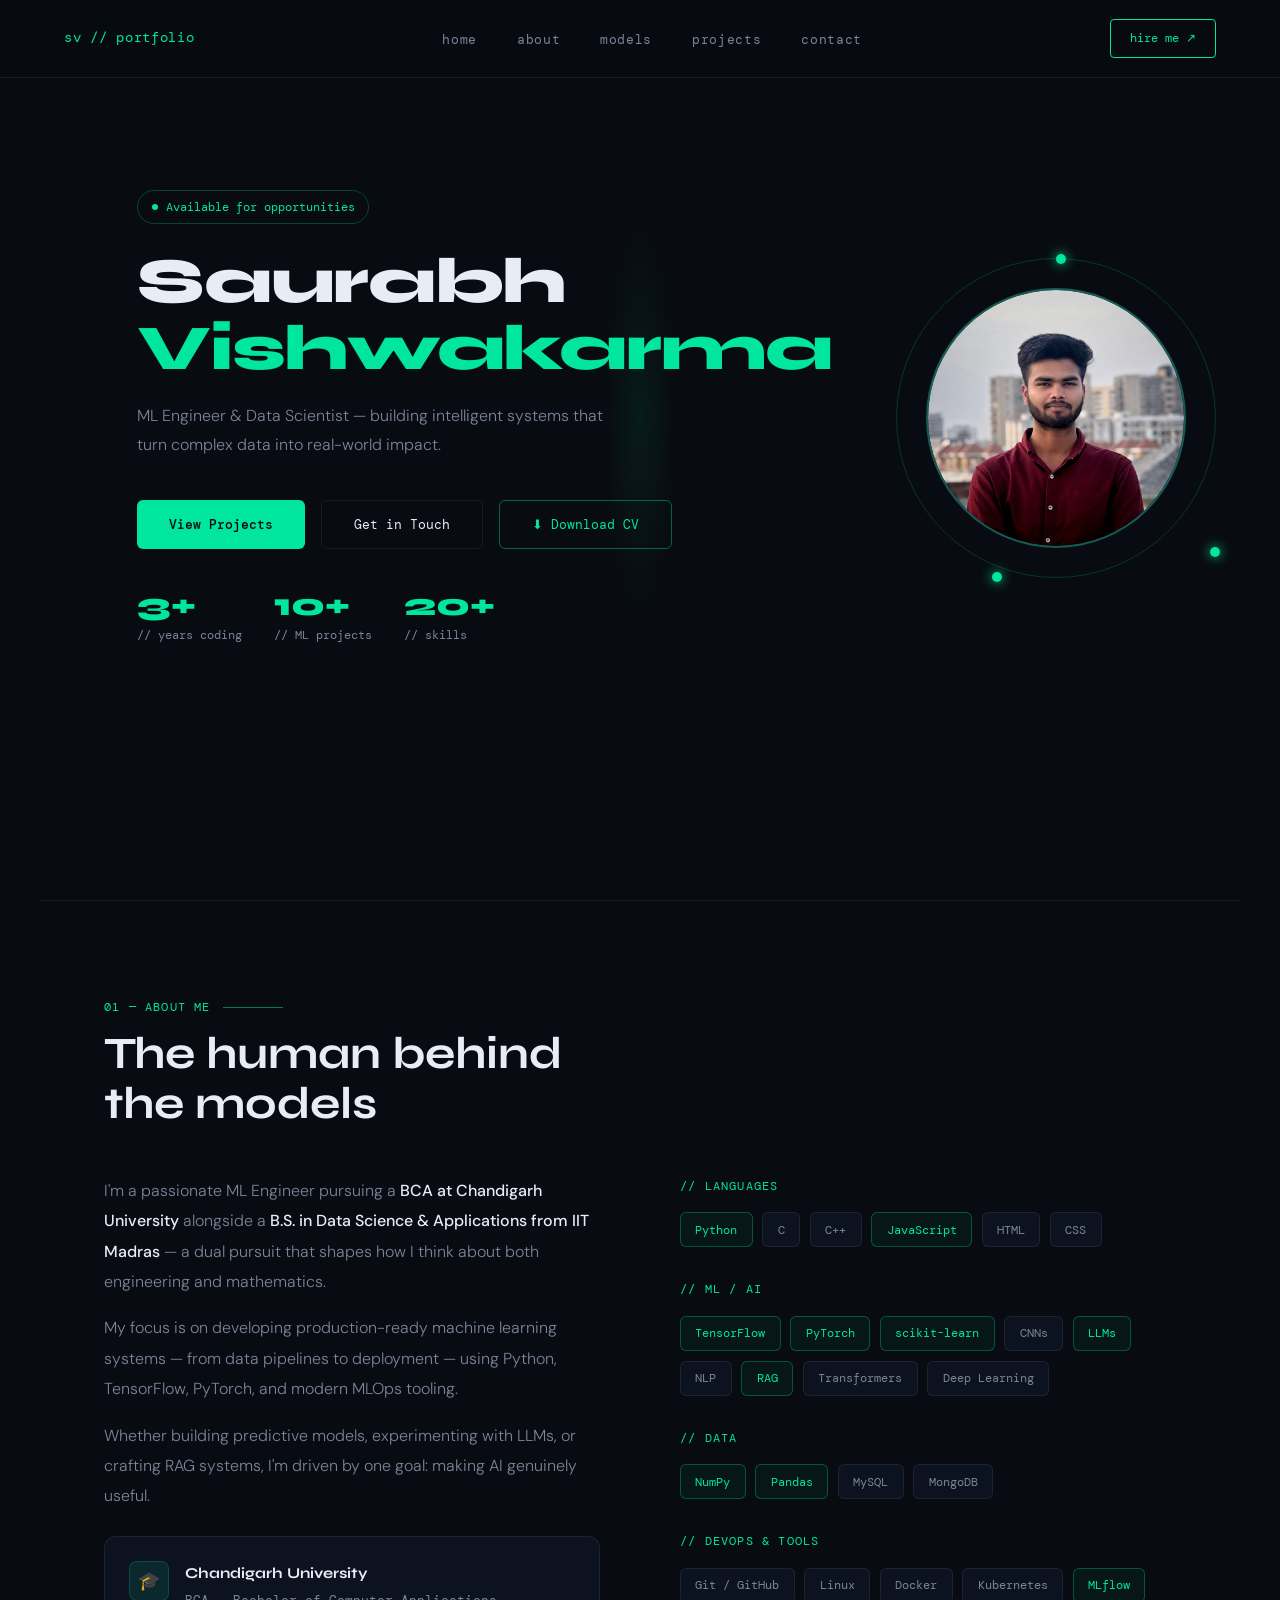
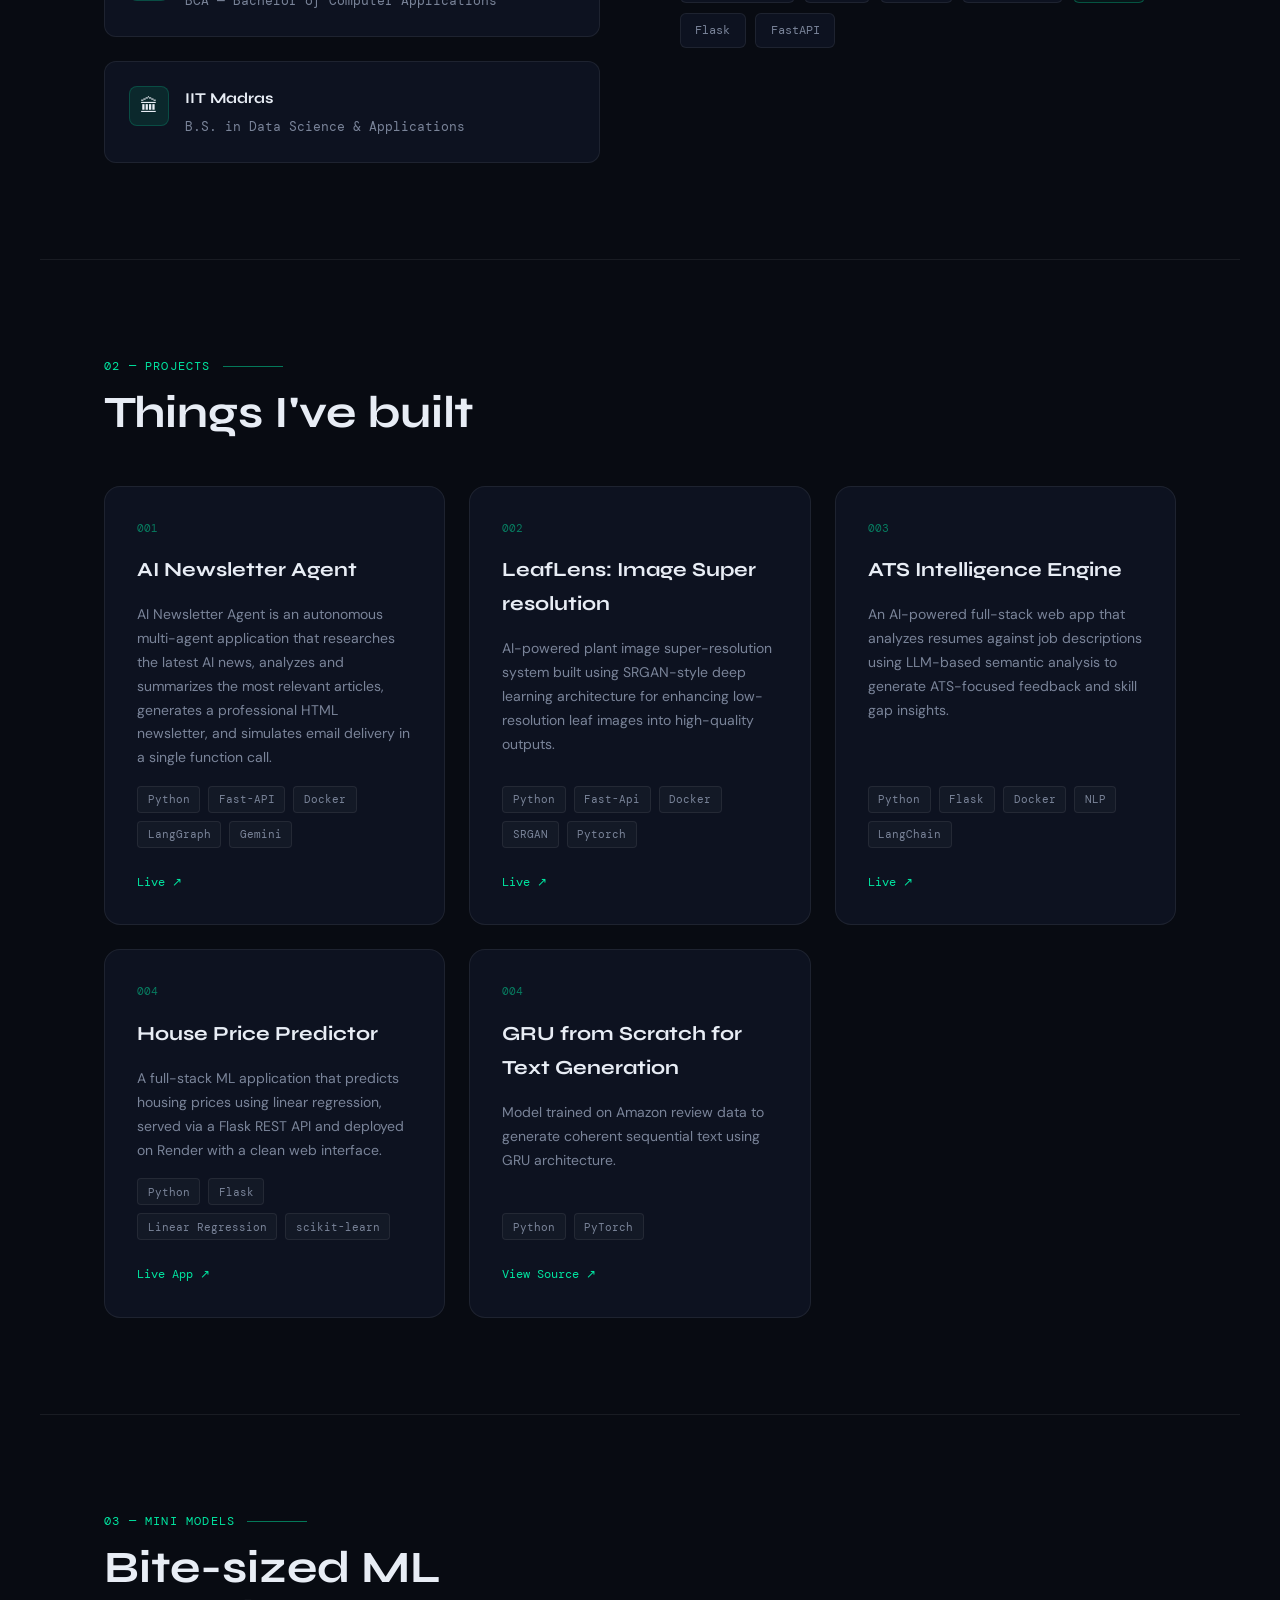
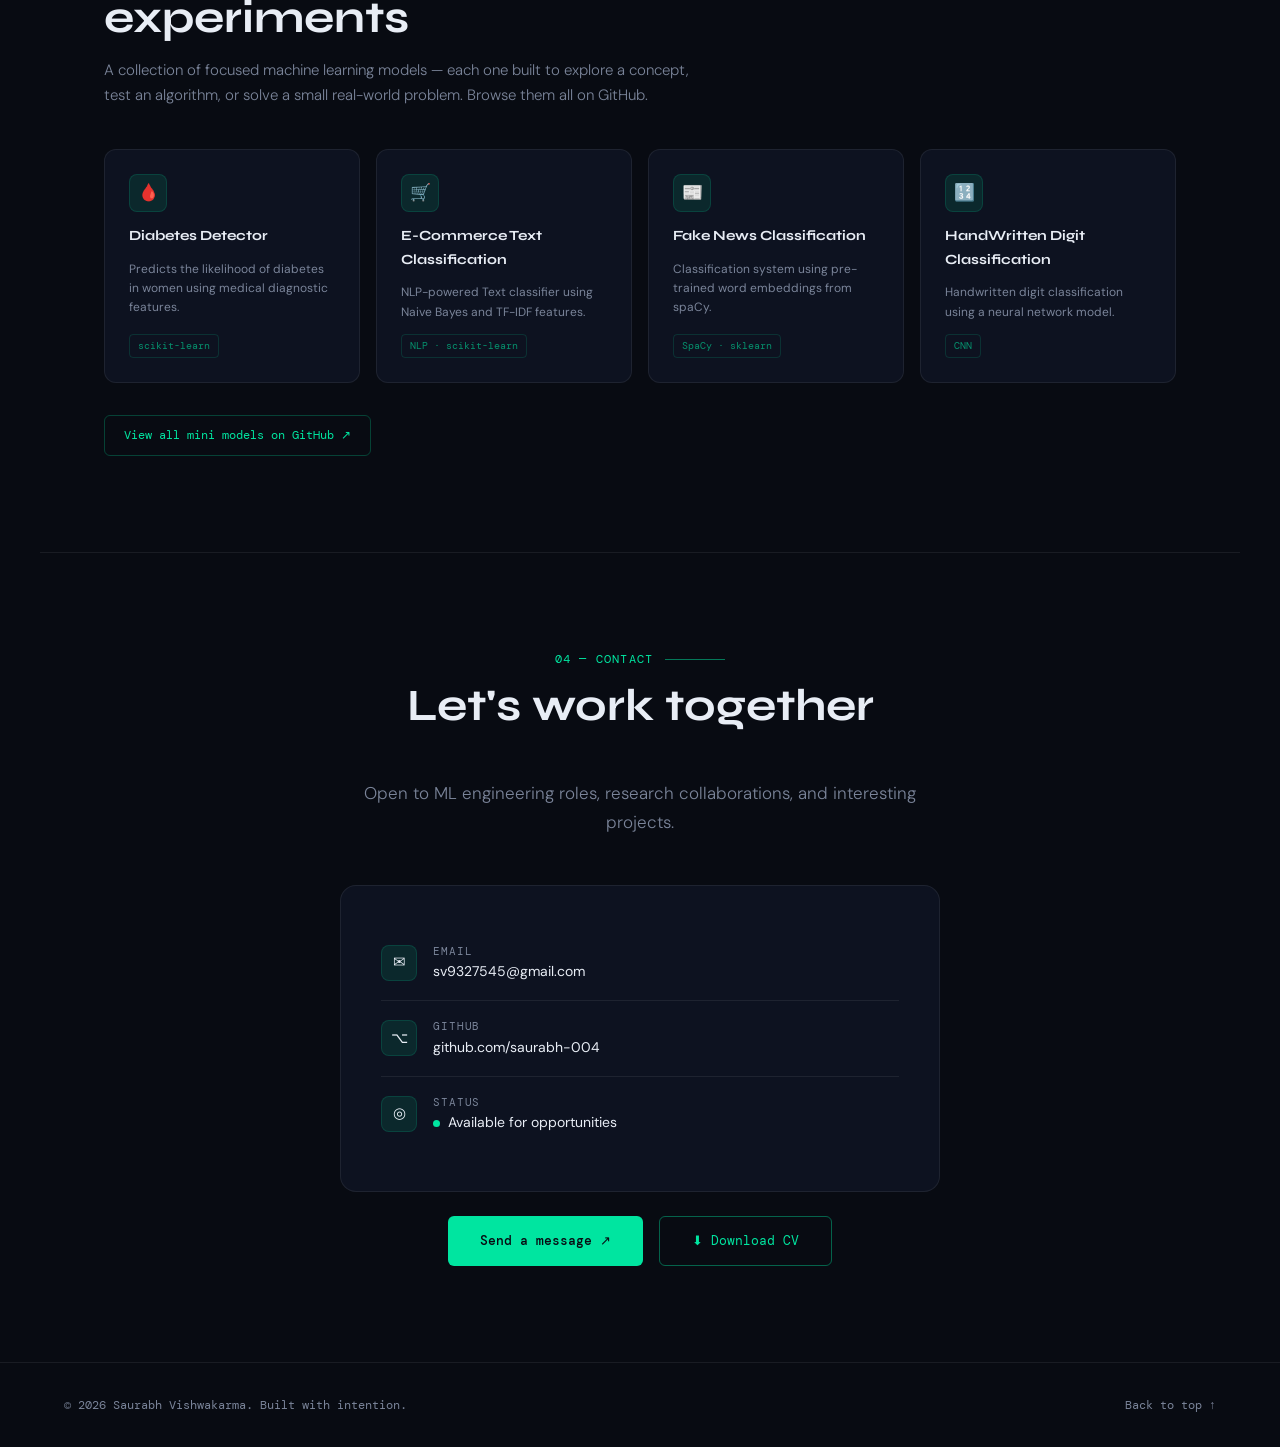
<file: index.html>
<!DOCTYPE html>
<html lang="en">
<head>
 <link rel="canonical" href="https://saurabh-004.github.io/Portfolio/" />
<meta name="google-site-verification" content="yUbpZHbmdHqUfb3VdxwsMInufsc6XruGWGGBs_n51to" />
<meta charset="UTF-8">
<meta name="viewport" content="width=device-width, initial-scale=1.0">
<meta name="description" content="Saurabh Vishwakarma — ML Engineer and Python Developer. Projects in SRGAN, ATS Engine, GRU, NLP. BCA at Chandigarh University + IIT Madras Data Science.">
 <meta name="keywords" content="Saurabh Vishwakarma, Python, ML Engineer, Machine Learning, IIT Madras, Chandigarh University, Deep Learning, FastAPI, PyTorch">
<title>Saurabh Vishwakarma | AI/ML Engineer & Python Developer</title>
<link href="https://fonts.googleapis.com/css2?family=Syne:wght@400;700;800&family=DM+Mono:wght@400;500&family=DM+Sans:wght@300;400;500&display=swap" rel="stylesheet">
 <meta property="og:title" content="Saurabh Vishwakarma | ML Engineer & Python Developer" />
<meta property="og:description" content="ML Engineer building production-ready AI systems. SRGAN, ATS Engine, GRU, NLP." />
<meta property="og:url" content="https://saurabh-004.github.io/Portfolio/" />
<meta property="og:type" content="website" />
 <script type="application/ld+json">
{
  "@context": "https://schema.org",
  "@type": "Person",
  "name": "Saurabh Vishwakarma",
  "jobTitle": "ML Engineer",
  "url": "https://saurabh-004.github.io/Portfolio/",
  "knowsAbout": ["Python", "Machine Learning", "Deep Learning", "PyTorch", "FastAPI"]
}
</script>
<style>
  *, *::before, *::after { box-sizing: border-box; margin: 0; padding: 0; }
  :root {
    --bg: #080b12; --bg2: #0d1220; --bg3: #131926; --surface: #1a2233;
    --border: rgba(255,255,255,0.07); --accent: #00e5a0; --accent2: #3b82f6;
    --text: #e8edf5; --muted: #7a8499;
    --syne: 'Syne', sans-serif; --mono: 'DM Mono', monospace; --sans: 'DM Sans', sans-serif;
  }
  html { scroll-behavior: smooth; }
  body { background: var(--bg); color: var(--text); font-family: var(--sans); font-size: 16px; line-height: 1.7; overflow-x: hidden; }
  ::-webkit-scrollbar { width: 4px; }
  ::-webkit-scrollbar-track { background: var(--bg); }
  ::-webkit-scrollbar-thumb { background: var(--accent); border-radius: 2px; }

  /* ── NAV ── */
  nav {
    position: fixed; top: 0; left: 0; right: 0; z-index: 100;
    display: flex; align-items: center; justify-content: space-between;
    padding: 1.2rem 4rem;
    background: rgba(8,11,18,0.85); backdrop-filter: blur(16px);
    border-bottom: 1px solid var(--border);
  }
  .nav-logo { font-family: var(--mono); font-size: 14px; color: var(--accent); letter-spacing: 0.05em; }
  .nav-links { display: flex; gap: 2.5rem; list-style: none; }
  .nav-links a { font-size: 13px; color: var(--muted); text-decoration: none; font-family: var(--mono); letter-spacing: 0.05em; transition: color 0.2s; }
  .nav-links a:hover { color: var(--accent); }
  .nav-cta { font-family: var(--mono); font-size: 12px; padding: 0.5rem 1.2rem; border: 1px solid var(--accent); color: var(--accent); text-decoration: none; border-radius: 4px; transition: all 0.2s; white-space: nowrap; }
  .nav-cta:hover { background: var(--accent); color: var(--bg); }

  /* ── HERO ── */
  #home {
    min-height: 100vh; display: flex; align-items: center;
    padding: 6rem 4rem 4rem; position: relative; overflow: hidden;
  }
  .hero-grid {
    display: grid; grid-template-columns: 1fr 1fr;
    gap: 4rem; align-items: center;
    max-width: 1200px; width: 100%; margin: 0 auto;
  }
  .hero-badge {
    display: inline-flex; align-items: center; gap: 0.5rem;
    font-family: var(--mono); font-size: 12px; color: var(--accent);
    border: 1px solid rgba(0,229,160,0.25); padding: 0.35rem 0.85rem;
    border-radius: 100px; margin-bottom: 1.5rem;
  }
  .hero-badge::before { content: ''; width: 6px; height: 6px; border-radius: 50%; background: var(--accent); animation: pulse 2s infinite; }
  @keyframes pulse { 0%,100% { opacity: 1; } 50% { opacity: 0.3; } }
  h1 { font-family: var(--syne); font-size: clamp(2.5rem, 5vw, 4rem); font-weight: 800; line-height: 1.05; letter-spacing: -0.02em; margin-bottom: 1.25rem; }
  h1 span { color: var(--accent); }
  .hero-sub { font-size: 16px; color: var(--muted); max-width: 480px; margin-bottom: 2.5rem; line-height: 1.8; font-weight: 300; }
  .hero-btns { display: flex; gap: 1rem; flex-wrap: wrap; }
  .btn-primary { padding: 0.8rem 2rem; background: var(--accent); color: var(--bg); font-family: var(--mono); font-size: 13px; font-weight: 500; border: none; border-radius: 6px; cursor: pointer; text-decoration: none; transition: all 0.25s; display: inline-flex; align-items: center; gap: 0.5rem; }
  .btn-primary:hover { background: #00c48a; transform: translateY(-2px); }
  .btn-outline { padding: 0.8rem 2rem; background: transparent; color: var(--text); font-family: var(--mono); font-size: 13px; border: 1px solid var(--border); border-radius: 6px; cursor: pointer; text-decoration: none; transition: all 0.25s; display: inline-flex; align-items: center; gap: 0.5rem; }
  .btn-outline:hover { border-color: var(--accent); color: var(--accent); }
  .btn-cv { padding: 0.8rem 2rem; background: transparent; color: var(--accent); font-family: var(--mono); font-size: 13px; border: 1px solid rgba(0,229,160,0.4); border-radius: 6px; cursor: pointer; text-decoration: none; transition: all 0.25s; display: inline-flex; align-items: center; gap: 0.5rem; }
  .btn-cv:hover { background: rgba(0,229,160,0.08); transform: translateY(-2px); }

  .hero-visual { display: flex; justify-content: center; align-items: center; }
  .avatar-ring { width: 320px; height: 320px; border-radius: 50%; border: 1px solid rgba(0,229,160,0.2); display: flex; align-items: center; justify-content: center; position: relative; animation: spin-slow 20s linear infinite; }
  @keyframes spin-slow { to { transform: rotate(360deg); } }
  .avatar-inner { width: 260px; height: 260px; border-radius: 50%; background: var(--surface); border: 2px solid rgba(0,229,160,0.3); display: flex; align-items: center; justify-content: center; overflow: hidden; animation: spin-slow 20s linear infinite reverse; }
  .avatar-inner img { width: 100%; height: 100%; object-fit: cover; border-radius: 50%; }
  .orbit-dot { position: absolute; width: 10px; height: 10px; border-radius: 50%; background: var(--accent); box-shadow: 0 0 12px var(--accent); }
  .orbit-dot:nth-child(1) { top: -5px; left: 50%; }
  .orbit-dot:nth-child(2) { bottom: 20px; right: -5px; }
  .orbit-dot:nth-child(3) { bottom: -5px; left: 30%; }
  .stats-row { display: flex; gap: 2rem; margin-top: 2.5rem; flex-wrap: wrap; }
  .stat { display: flex; flex-direction: column; }
  .stat-num { font-family: var(--syne); font-size: 2rem; font-weight: 800; color: var(--accent); line-height: 1; }
  .stat-label { font-size: 12px; color: var(--muted); font-family: var(--mono); margin-top: 0.25rem; }
  .bg-grid { position: absolute; inset: 0; z-index: 0; background-image: linear-gradient(rgba(0,229,160,0.03) 1px, transparent 1px), linear-gradient(90deg, rgba(0,229,160,0.03) 1px, transparent 1px); background-size: 60px 60px; }
  .hero-glow { position: absolute; top: 20%; left: 50%; transform: translateX(-50%); width: 800px; height: 400px; background: radial-gradient(ellipse, rgba(0,229,160,0.07) 0%, transparent 70%); pointer-events: none; z-index: 0; }
  #home > * { position: relative; z-index: 1; }

  /* ── SECTIONS ── */
  section { padding: 6rem 4rem; max-width: 1200px; margin: 0 auto; }
  .section-label { font-family: var(--mono); font-size: 12px; color: var(--accent); letter-spacing: 0.1em; text-transform: uppercase; margin-bottom: 0.75rem; display: flex; align-items: center; gap: 0.75rem; }
  .section-label::after { content: ''; flex: 1; max-width: 60px; height: 1px; background: var(--accent); opacity: 0.5; }
  h2 { font-family: var(--syne); font-size: clamp(1.8rem, 3.5vw, 2.8rem); font-weight: 700; line-height: 1.1; margin-bottom: 1rem; }

  /* ── ABOUT ── */
  #about .about-grid { display: grid; grid-template-columns: 1fr 1fr; gap: 5rem; align-items: start; margin-top: 3rem; }
  .about-text p { color: var(--muted); line-height: 1.9; font-weight: 300; margin-bottom: 1rem; }
  .edu-card { background: var(--bg2); border: 1px solid var(--border); border-radius: 12px; padding: 1.5rem; margin-top: 1.5rem; display: flex; gap: 1rem; align-items: flex-start; }
  .edu-icon { width: 40px; height: 40px; border-radius: 8px; background: rgba(0,229,160,0.1); border: 1px solid rgba(0,229,160,0.2); display: flex; align-items: center; justify-content: center; font-size: 18px; flex-shrink: 0; }
  .edu-title { font-family: var(--syne); font-weight: 700; font-size: 15px; margin-bottom: 0.25rem; }
  .edu-sub { font-size: 13px; color: var(--muted); font-family: var(--mono); }
  .skills-wrapper { margin-top: 0; }
  .skill-category { margin-bottom: 2rem; }
  .skill-cat-title { font-family: var(--mono); font-size: 12px; color: var(--accent); letter-spacing: 0.1em; text-transform: uppercase; margin-bottom: 1rem; }
  .skill-tags { display: flex; flex-wrap: wrap; gap: 0.6rem; }
  .skill-tag { font-family: var(--mono); font-size: 12px; padding: 0.4rem 0.9rem; border-radius: 6px; border: 1px solid var(--border); color: var(--muted); background: var(--bg2); transition: all 0.2s; cursor: default; }
  .skill-tag:hover { border-color: var(--accent); color: var(--accent); background: rgba(0,229,160,0.05); }
  .skill-tag.hot { border-color: rgba(0,229,160,0.3); color: var(--accent); background: rgba(0,229,160,0.05); }

  /* ── MINI MODELS ── */
  #mini-models { border-top: 1px solid var(--border); }
  .mini-models-intro { color: var(--muted); font-size: 15px; font-weight: 300; max-width: 600px; margin-bottom: 2.5rem; }
  .mini-grid { display: grid; grid-template-columns: repeat(auto-fill, minmax(220px, 1fr)); gap: 1rem; }
  .mini-card { background: var(--bg2); border: 1px solid var(--border); border-radius: 12px; padding: 1.5rem; display: flex; flex-direction: column; gap: 0.75rem; transition: all 0.25s; position: relative; overflow: hidden; cursor: pointer; text-decoration: none; }
  .mini-card::after { content: ''; position: absolute; inset: 0; background: radial-gradient(circle at top left, rgba(0,229,160,0.05), transparent 70%); opacity: 0; transition: opacity 0.3s; }
  .mini-card:hover { border-color: rgba(0,229,160,0.25); transform: translateY(-3px); }
  .mini-card:hover::after { opacity: 1; }
  .mini-icon { width: 38px; height: 38px; border-radius: 8px; background: rgba(0,229,160,0.1); border: 1px solid rgba(0,229,160,0.15); display: flex; align-items: center; justify-content: center; font-size: 17px; }
  .mini-name { font-family: var(--syne); font-size: 14px; font-weight: 700; color: var(--text); }
  .mini-desc { font-size: 12px; color: var(--muted); line-height: 1.6; flex: 1; }
  .mini-tag { font-family: var(--mono); font-size: 10px; color: rgba(0,229,160,0.6); border: 1px solid rgba(0,229,160,0.15); padding: 0.15rem 0.5rem; border-radius: 4px; width: fit-content; }
  .view-all-link { display: inline-flex; align-items: center; gap: 0.5rem; font-family: var(--mono); font-size: 12px; color: var(--accent); text-decoration: none; margin-top: 2rem; border: 1px solid rgba(0,229,160,0.25); padding: 0.6rem 1.2rem; border-radius: 6px; transition: all 0.2s; }
  .view-all-link:hover { background: rgba(0,229,160,0.08); }

  /* ── PROJECTS ── */
  .projects-grid { display: grid; grid-template-columns: repeat(auto-fit, minmax(320px, 1fr)); gap: 1.5rem; margin-top: 3rem; }
  .project-card { background: var(--bg2); border: 1px solid var(--border); border-radius: 16px; padding: 2rem; display: flex; flex-direction: column; gap: 1rem; transition: all 0.3s; position: relative; overflow: hidden; }
  .project-card::before { content: ''; position: absolute; top: 0; left: 0; right: 0; height: 2px; background: linear-gradient(90deg, var(--accent), var(--accent2)); opacity: 0; transition: opacity 0.3s; }
  .project-card:hover { border-color: rgba(0,229,160,0.2); transform: translateY(-4px); }
  .project-card:hover::before { opacity: 1; }
  .project-num { font-family: var(--mono); font-size: 11px; color: rgba(0,229,160,0.5); }
  .project-title { font-family: var(--syne); font-size: 20px; font-weight: 700; }
  .project-desc { font-size: 14px; color: var(--muted); line-height: 1.7; flex: 1; }
  .project-stack { display: flex; flex-wrap: wrap; gap: 0.5rem; }
  .stack-pill { font-family: var(--mono); font-size: 11px; padding: 0.2rem 0.6rem; border-radius: 4px; background: var(--bg3); color: var(--muted); border: 1px solid var(--border); }
  .project-link { display: inline-flex; align-items: center; gap: 0.5rem; font-family: var(--mono); font-size: 12px; color: var(--accent); text-decoration: none; margin-top: 0.5rem; transition: gap 0.2s; }
  .project-link:hover { gap: 0.8rem; }

  /* ── CONTACT ── */
  #contact { text-align: center; }
  .contact-wrapper { max-width: 600px; margin: 3rem auto 0; }
  .contact-sub { color: var(--muted); font-size: 17px; font-weight: 300; margin-bottom: 3rem; }
  .contact-card { background: var(--bg2); border: 1px solid var(--border); border-radius: 16px; padding: 2.5rem; text-align: left; }
  .contact-row { display: flex; align-items: center; gap: 1rem; padding: 1rem 0; border-bottom: 1px solid var(--border); }
  .contact-row:last-child { border-bottom: none; }
  .contact-icon { width: 36px; height: 36px; border-radius: 8px; background: rgba(0,229,160,0.1); border: 1px solid rgba(0,229,160,0.15); display: flex; align-items: center; justify-content: center; font-size: 15px; flex-shrink: 0; }
  .contact-info { flex: 1; min-width: 0; }
  .contact-label { font-family: var(--mono); font-size: 11px; color: var(--muted); text-transform: uppercase; letter-spacing: 0.08em; }
  .contact-val { font-size: 14px; color: var(--text); }
  .contact-val a { color: var(--text); text-decoration: none; transition: color 0.2s; word-break: break-all; }
  .contact-val a:hover { color: var(--accent); }
  .contact-btns { display: flex; gap: 1rem; justify-content: center; margin-top: 1.5rem; flex-wrap: wrap; }

  /* ── FOOTER ── */
  footer { border-top: 1px solid var(--border); padding: 2rem 4rem; display: flex; justify-content: space-between; align-items: center; }
  .footer-copy { font-family: var(--mono); font-size: 12px; color: var(--muted); }
  .footer-back { font-family: var(--mono); font-size: 12px; color: var(--muted); text-decoration: none; transition: color 0.2s; }
  .footer-back:hover { color: var(--accent); }

  /* ── ANIMATIONS ── */
  @keyframes fadeUp { from { opacity: 0; transform: translateY(30px); } to { opacity: 1; transform: translateY(0); } }
  .fade-up { animation: fadeUp 0.7s ease forwards; }
  .delay-1 { animation-delay: 0.15s; opacity: 0; }
  .delay-2 { animation-delay: 0.3s; opacity: 0; }
  .delay-3 { animation-delay: 0.45s; opacity: 0; }
  .delay-4 { animation-delay: 0.6s; opacity: 0; }

  /* ════════════════════════════════════════
     MOBILE FIXES — max-width: 768px
  ════════════════════════════════════════ */
  @media (max-width: 768px) {

    /* Nav */
    nav {
      padding: 1rem 1.25rem;
      gap: 0.75rem;
    }
    .nav-links { display: none; }
    .nav-logo { font-size: 12px; }
    .nav-cta { font-size: 11px; padding: 0.4rem 0.9rem; }

    /* Hero */
    #home {
      padding: 0 1.25rem 3rem;
      min-height: auto;
    }
    .hero-grid {
      padding-top: 5rem;
    }
    .hero-visual {
      padding-top: 2rem;
      margin-top: 1rem;
    }
    .hero-grid {
      grid-template-columns: 1fr;
      gap: 2rem;
      text-align: center;
    }
    .hero-visual { order: -1; }
    .avatar-ring { width: 160px; height: 160px; margin-top: 0.5rem; }
    .avatar-inner { width: 128px; height: 128px; }

    h1 { font-size: clamp(2rem, 10vw, 2.8rem); }
    .hero-sub {
      font-size: 14px;
      margin-bottom: 1.75rem;
      max-width: 100%;
    }
    .hero-btns {
      flex-direction: column;
      align-items: center;
      gap: 0.75rem;
    }
    .btn-primary, .btn-outline, .btn-cv {
      width: 100%;
      max-width: 280px;
      justify-content: center;
      font-size: 13px;
      padding: 0.75rem 1.5rem;
    }
    .stats-row {
      justify-content: center;
      gap: 1.5rem;
      margin-top: 2rem;
    }
    .stat { align-items: center; }
    .stat-num { font-size: 1.6rem; }

    /* Sections general */
    section {
      padding: 3.5rem 1.25rem;
    }
    h2 { font-size: clamp(1.5rem, 7vw, 2rem); }

    /* About */
    #about .about-grid {
      grid-template-columns: 1fr;
      gap: 2.5rem;
    }
    .about-text p { font-size: 14px; }
    .edu-card { padding: 1.1rem; }
    .edu-title { font-size: 14px; }
    .edu-sub { font-size: 12px; }

    /* Mini models */
    .mini-grid {
      grid-template-columns: 1fr 1fr;
      gap: 0.75rem;
    }
    .mini-card { padding: 1.1rem; }
    .mini-name { font-size: 13px; }
    .mini-desc { font-size: 11px; }
    .mini-models-intro { font-size: 14px; }

    /* Projects */
    .projects-grid {
      grid-template-columns: 1fr;
      gap: 1rem;
    }
    .project-card { padding: 1.4rem; }
    .project-title { font-size: 17px; }
    .project-desc { font-size: 13px; }

    /* Contact */
    #contact { text-align: left; }
    #contact .section-label { justify-content: flex-start; }
    #contact h2 { text-align: left; }
    .contact-wrapper { margin-top: 2rem; }
    .contact-sub { font-size: 14px; margin-bottom: 1.5rem; text-align: left; }
    .contact-card { padding: 1.25rem; }
    .contact-val { font-size: 13px; }
    .contact-btns {
      flex-direction: column;
      align-items: stretch;
    }
    .contact-btns .btn-primary,
    .contact-btns .btn-cv {
      width: 100%;
      justify-content: center;
    }

    /* Footer */
    footer {
      flex-direction: column;
      gap: 0.6rem;
      text-align: center;
      padding: 1.5rem 1.25rem;
    }
  }

  /* ── Extra small phones ── */
  @media (max-width: 400px) {
    .mini-grid { grid-template-columns: 1fr; }
    .avatar-ring { width: 150px; height: 150px; }
    .avatar-inner { width: 120px; height: 120px; }
    h1 { font-size: 1.9rem; }
  }
</style>
</head>
<body>

<nav>
  <span class="nav-logo">sv // portfolio</span>
  <ul class="nav-links">
    <li><a href="#home">home</a></li>
    <li><a href="#about">about</a></li>
    <li><a href="#mini-models">models</a></li>
    <li><a href="#my-works">projects</a></li>
    <li><a href="#contact">contact</a></li>
  </ul>
  <a class="nav-cta" href="mailto:sv9327545@gmail.com">hire me ↗</a>
</nav>

<!-- HERO -->
<section id="home" style="padding-top:0; max-width:100%; margin:0;">
  <div class="bg-grid"></div>
  <div class="hero-glow"></div>
  <div class="hero-grid" style="width:100%; max-width:1200px; margin:0 auto; position:relative; z-index:1;">
    <div>
      <div class="hero-badge fade-up">Available for opportunities</div>
      <h1 class="fade-up delay-1">Saurabh<br><span>Vishwakarma</span></h1>
      <p class="hero-sub fade-up delay-2">ML Engineer & Data Scientist — building intelligent systems that turn complex data into real-world impact.</p>
      <div class="hero-btns fade-up delay-3">
        <a class="btn-primary" href="#my-works">View Projects</a>
        <a class="btn-outline" href="#contact">Get in Touch</a>
        <a class="btn-cv" href="Saurabh_resume.pdf" download>⬇ Download CV</a>
      </div>
      <div class="stats-row fade-up delay-4">
        <div class="stat"><span class="stat-num">3+</span><span class="stat-label">// years coding</span></div>
        <div class="stat"><span class="stat-num">10+</span><span class="stat-label">// ML projects</span></div>
        <div class="stat"><span class="stat-num">20+</span><span class="stat-label">// skills</span></div>
      </div>
    </div>
    <div class="hero-visual fade-up delay-2">
      <div class="avatar-ring">
        <span class="orbit-dot"></span>
        <span class="orbit-dot"></span>
        <span class="orbit-dot"></span>
        <div class="avatar-inner">
          <img src="profile.jpeg" alt="Saurabh Vishwakarma" onerror="this.style.display='none';">
        </div>
      </div>
    </div>
  </div>
</section>

<!-- ABOUT -->
<section id="about" style="max-width:1200px; margin:0 auto; border-top:1px solid var(--border);">
  <div class="section-label">01 — about me</div>
  <h2>The human behind<br>the models</h2>
  <div class="about-grid">
    <div class="about-text">
      <p>I'm a passionate ML Engineer pursuing a <strong style="color:var(--text); font-weight:500;">BCA at Chandigarh University</strong> alongside a <strong style="color:var(--text); font-weight:500;">B.S. in Data Science & Applications from IIT Madras</strong> — a dual pursuit that shapes how I think about both engineering and mathematics.</p>
      <p>My focus is on developing production-ready machine learning systems — from data pipelines to deployment — using Python, TensorFlow, PyTorch, and modern MLOps tooling.</p>
      <p>Whether building predictive models, experimenting with LLMs, or crafting RAG systems, I'm driven by one goal: making AI genuinely useful.</p>
      <div class="edu-card">
        <div class="edu-icon">🎓</div>
        <div><div class="edu-title">Chandigarh University</div><div class="edu-sub">BCA — Bachelor of Computer Applications</div></div>
      </div>
      <div class="edu-card">
        <div class="edu-icon">🏛</div>
        <div><div class="edu-title">IIT Madras</div><div class="edu-sub">B.S. in Data Science & Applications</div></div>
      </div>
    </div>
    <div class="skills-wrapper">
      <div class="skill-category">
        <div class="skill-cat-title">// Languages</div>
        <div class="skill-tags">
          <span class="skill-tag hot">Python</span><span class="skill-tag">C</span><span class="skill-tag">C++</span><span class="skill-tag hot">JavaScript</span><span class="skill-tag">HTML</span><span class="skill-tag">CSS</span>
        </div>
      </div>
      <div class="skill-category">
        <div class="skill-cat-title">// ML / AI</div>
        <div class="skill-tags">
          <span class="skill-tag hot">TensorFlow</span><span class="skill-tag hot">PyTorch</span><span class="skill-tag hot">scikit-learn</span><span class="skill-tag">CNNs</span><span class="skill-tag hot">LLMs</span><span class="skill-tag">NLP</span><span class="skill-tag hot">RAG</span><span class="skill-tag">Transformers</span><span class="skill-tag">Deep Learning</span>
        </div>
      </div>
      <div class="skill-category">
        <div class="skill-cat-title">// Data</div>
        <div class="skill-tags">
          <span class="skill-tag hot">NumPy</span><span class="skill-tag hot">Pandas</span><span class="skill-tag">MySQL</span><span class="skill-tag">MongoDB</span>
        </div>
      </div>
      <div class="skill-category">
        <div class="skill-cat-title">// DevOps & Tools</div>
        <div class="skill-tags">
          <span class="skill-tag">Git / GitHub</span><span class="skill-tag">Linux</span><span class="skill-tag">Docker</span><span class="skill-tag">Kubernetes</span><span class="skill-tag hot">MLflow</span><span class="skill-tag">Flask</span><span class="skill-tag">FastAPI</span>
        </div>
      </div>
    </div>
  </div>
</section>


<!-- PROJECTS -->
<section id="my-works" style="max-width:1200px; margin:0 auto; border-top:1px solid var(--border);">
  <div class="section-label">02 — projects</div>
  <h2>Things I've built</h2>

  <div class="projects-grid">

   <div class="project-card">
      <div class="project-num">001</div>
      <div class="project-title">AI Newsletter Agent</div>

      <p class="project-desc">
AI Newsletter Agent is an autonomous multi-agent application that researches the latest AI news, analyzes and summarizes the most relevant articles, generates a professional HTML newsletter, and simulates email delivery in a single function call.      </p>

      <div class="project-stack">
        <span class="stack-pill">Python</span>
        <span class="stack-pill">Fast-API</span>
        <span class="stack-pill">Docker</span>
        <span class="stack-pill">LangGraph</span>
        <span class="stack-pill">Gemini</span>

      </div>

      <a class="project-link" href="https://huggingface.co/spaces/Siggmoid/NewsLetter" target="_blank">
        Live ↗
      </a>
    </div>
   

    <div class="project-card">
      <div class="project-num">002</div>
      <div class="project-title">LeafLens: Image Super resolution</div>
      <p class="project-desc">
        AI-powered plant image super-resolution system built using SRGAN-style deep learning architecture for enhancing low-resolution leaf images into high-quality outputs.
      </p>

      <div class="project-stack">
        <span class="stack-pill">Python</span>
        <span class="stack-pill">Fast-Api</span>
        <span class="stack-pill">Docker</span>
        <span class="stack-pill">SRGAN</span>
        <span class="stack-pill">Pytorch</span>
      </div>

      <a class="project-link" href="https://plant-super-resolution.onrender.com/" target="_blank">
        Live ↗
      </a>
    </div>

    <div class="project-card">
      <div class="project-num">003</div>
      <div class="project-title">ATS Intelligence Engine</div>

      <p class="project-desc">
        An AI-powered full-stack web app that analyzes resumes against job descriptions using LLM-based semantic analysis to generate ATS-focused feedback and skill gap insights.
      </p>

      <div class="project-stack">
        <span class="stack-pill">Python</span>
        <span class="stack-pill">Flask</span>
        <span class="stack-pill">Docker</span>
        <span class="stack-pill">NLP</span>
        <span class="stack-pill">LangChain</span>

      </div>

      <a class="project-link" href="https://huggingface.co/spaces/Siggmoid/ATS-Intelligence-Engine" target="_blank">
        Live ↗
      </a>
    </div>

    <div class="project-card">
      <div class="project-num">004</div>
      <div class="project-title">House Price Predictor</div>

      <p class="project-desc">
        A full-stack ML application that predicts housing prices using linear regression, served via a Flask REST API and deployed on Render with a clean web interface.
      </p>

      <div class="project-stack">
        <span class="stack-pill">Python</span>
        <span class="stack-pill">Flask</span>
        <span class="stack-pill">Linear Regression</span>
        <span class="stack-pill">scikit-learn</span>
      </div>

      <a class="project-link" href="https://house-price-prediction-2zd1.onrender.com/" target="_blank">
        Live App ↗
      </a>
    </div>

    <div class="project-card">
      <div class="project-num">004</div>
      <div class="project-title">GRU from Scratch for Text Generation</div>

      <p class="project-desc">
        Model trained on Amazon review data to generate coherent sequential text using GRU architecture.
      </p>

      <div class="project-stack">
        <span class="stack-pill">Python</span>
        <span class="stack-pill">PyTorch</span>
      </div>

      <a class="project-link" href="https://github.com/saurabh-004/Gated_recurrent_unit_for_text_generation" target="_blank">
        View Source ↗
      </a>
    </div>

  </div>
</section>

 <!-- MINI MODELS -->
<section id="mini-models" style="max-width:1200px; margin:0 auto;">
  <div class="section-label">03 — mini models</div>
  <h2>Bite-sized ML<br>experiments</h2>
  <p class="mini-models-intro">A collection of focused machine learning models — each one built to explore a concept, test an algorithm, or solve a small real-world problem. Browse them all on GitHub.</p>
  <div class="mini-grid">
    <a class="mini-card" href="https://github.com/saurabh-004/mini_models" target="_blank">
      <div class="mini-icon">🩸</div>
      <div class="mini-name">Diabetes Detector</div>
      <div class="mini-desc">Predicts the likelihood of diabetes in women using medical diagnostic features.</div>
      <div class="mini-tag">scikit-learn</div>
    </a>
    <a class="mini-card" href="https://github.com/saurabh-004/mini_models" target="_blank">
      <div class="mini-icon">🛒</div>
      <div class="mini-name">E-Commerce Text Classification</div>
      <div class="mini-desc">NLP-powered Text classifier using Naive Bayes and TF-IDF features.</div>
      <div class="mini-tag">NLP · scikit-learn</div>
    </a>
    <a class="mini-card" href="https://github.com/saurabh-004/mini_models" target="_blank">
      <div class="mini-icon">📰</div>
      <div class="mini-name">Fake News Classification</div>
      <div class="mini-desc">Classification system using pre-trained word embeddings from spaCy.</div>
      <div class="mini-tag">SpaCy · sklearn</div>
    </a>
    <a class="mini-card" href="https://github.com/saurabh-004/mini_models" target="_blank">
      <div class="mini-icon">🔢</div>
      <div class="mini-name">HandWritten Digit Classification</div>
      <div class="mini-desc">Handwritten digit classification using a neural network model.</div>
      <div class="mini-tag">CNN</div>
    </a>
  </div>
  <a class="view-all-link" href="https://github.com/saurabh-004/mini_models" target="_blank">View all mini models on GitHub ↗</a>
</section>

<!-- CONTACT -->
<section id="contact" style="max-width:1200px; margin:0 auto; border-top:1px solid var(--border); text-align:center;">
  <div class="section-label" style="justify-content:center;">04 — contact</div>
  <h2>Let's work together</h2>
  <div class="contact-wrapper">
    <p class="contact-sub">Open to ML engineering roles, research collaborations, and interesting projects.</p>
    <div class="contact-card">
      <div class="contact-row">
        <div class="contact-icon">✉</div>
        <div class="contact-info">
          <div class="contact-label">Email</div>
          <div class="contact-val"><a href="mailto:sv9327545@gmail.com">sv9327545@gmail.com</a></div>
        </div>
      </div>
      <div class="contact-row">
        <div class="contact-icon">⌥</div>
        <div class="contact-info">
          <div class="contact-label">GitHub</div>
          <div class="contact-val"><a href="https://github.com/saurabh-004" target="_blank">github.com/saurabh-004</a></div>
        </div>
      </div>
      <div class="contact-row">
        <div class="contact-icon">◎</div>
        <div class="contact-info">
          <div class="contact-label">Status</div>
          <div class="contact-val" style="display:flex; align-items:center; gap:0.5rem;">
            <span style="width:7px;height:7px;border-radius:50%;background:var(--accent);display:inline-block;animation:pulse 2s infinite;flex-shrink:0;"></span>
            Available for opportunities
          </div>
        </div>
      </div>
    </div>
    <div class="contact-btns">
      <a class="btn-primary" href="mailto:sv9327545@gmail.com">Send a message ↗</a>
      <a class="btn-cv" href="Saurabh_resume.pdf" download>⬇ Download CV</a>
    </div>
  </div>
</section>

<footer>
  <span class="footer-copy">© 2026 Saurabh Vishwakarma. Built with intention.</span>
  <a class="footer-back" href="#home">Back to top ↑</a>
</footer>

</body>
</html>
</file>
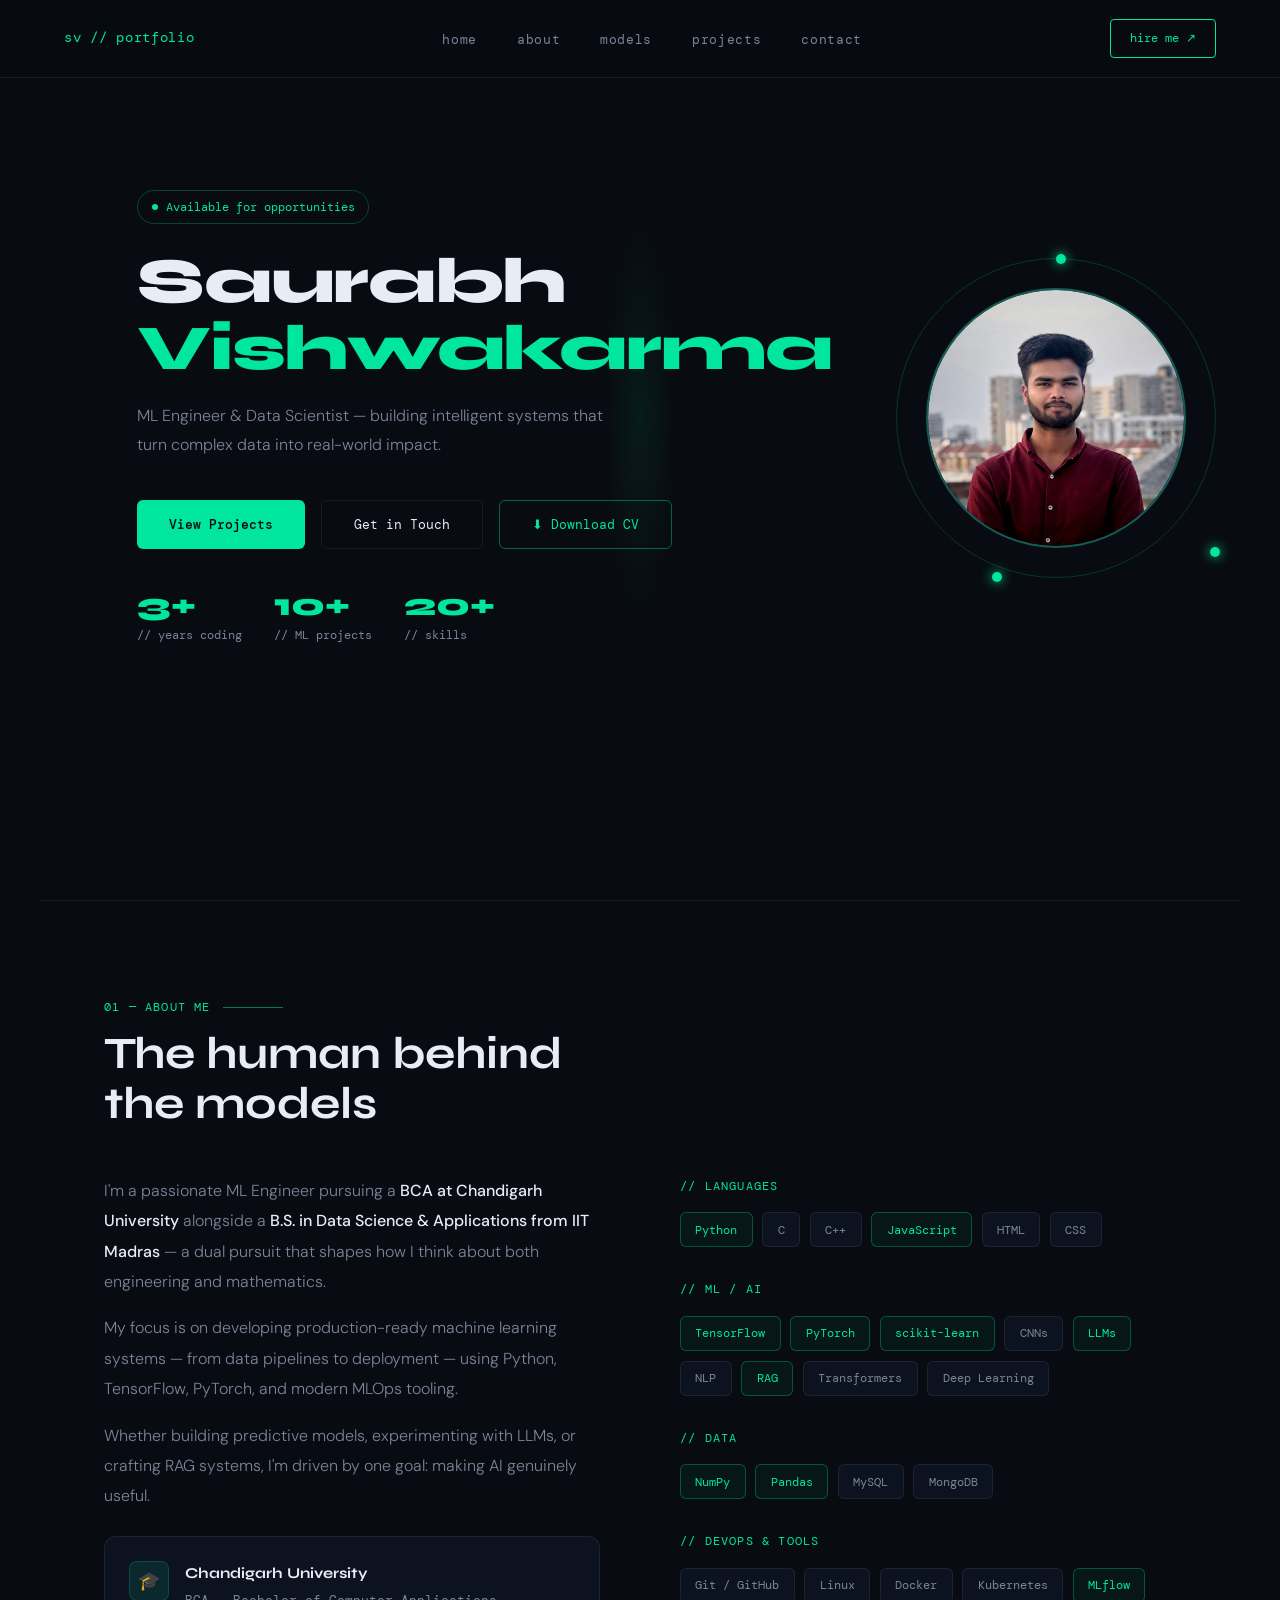
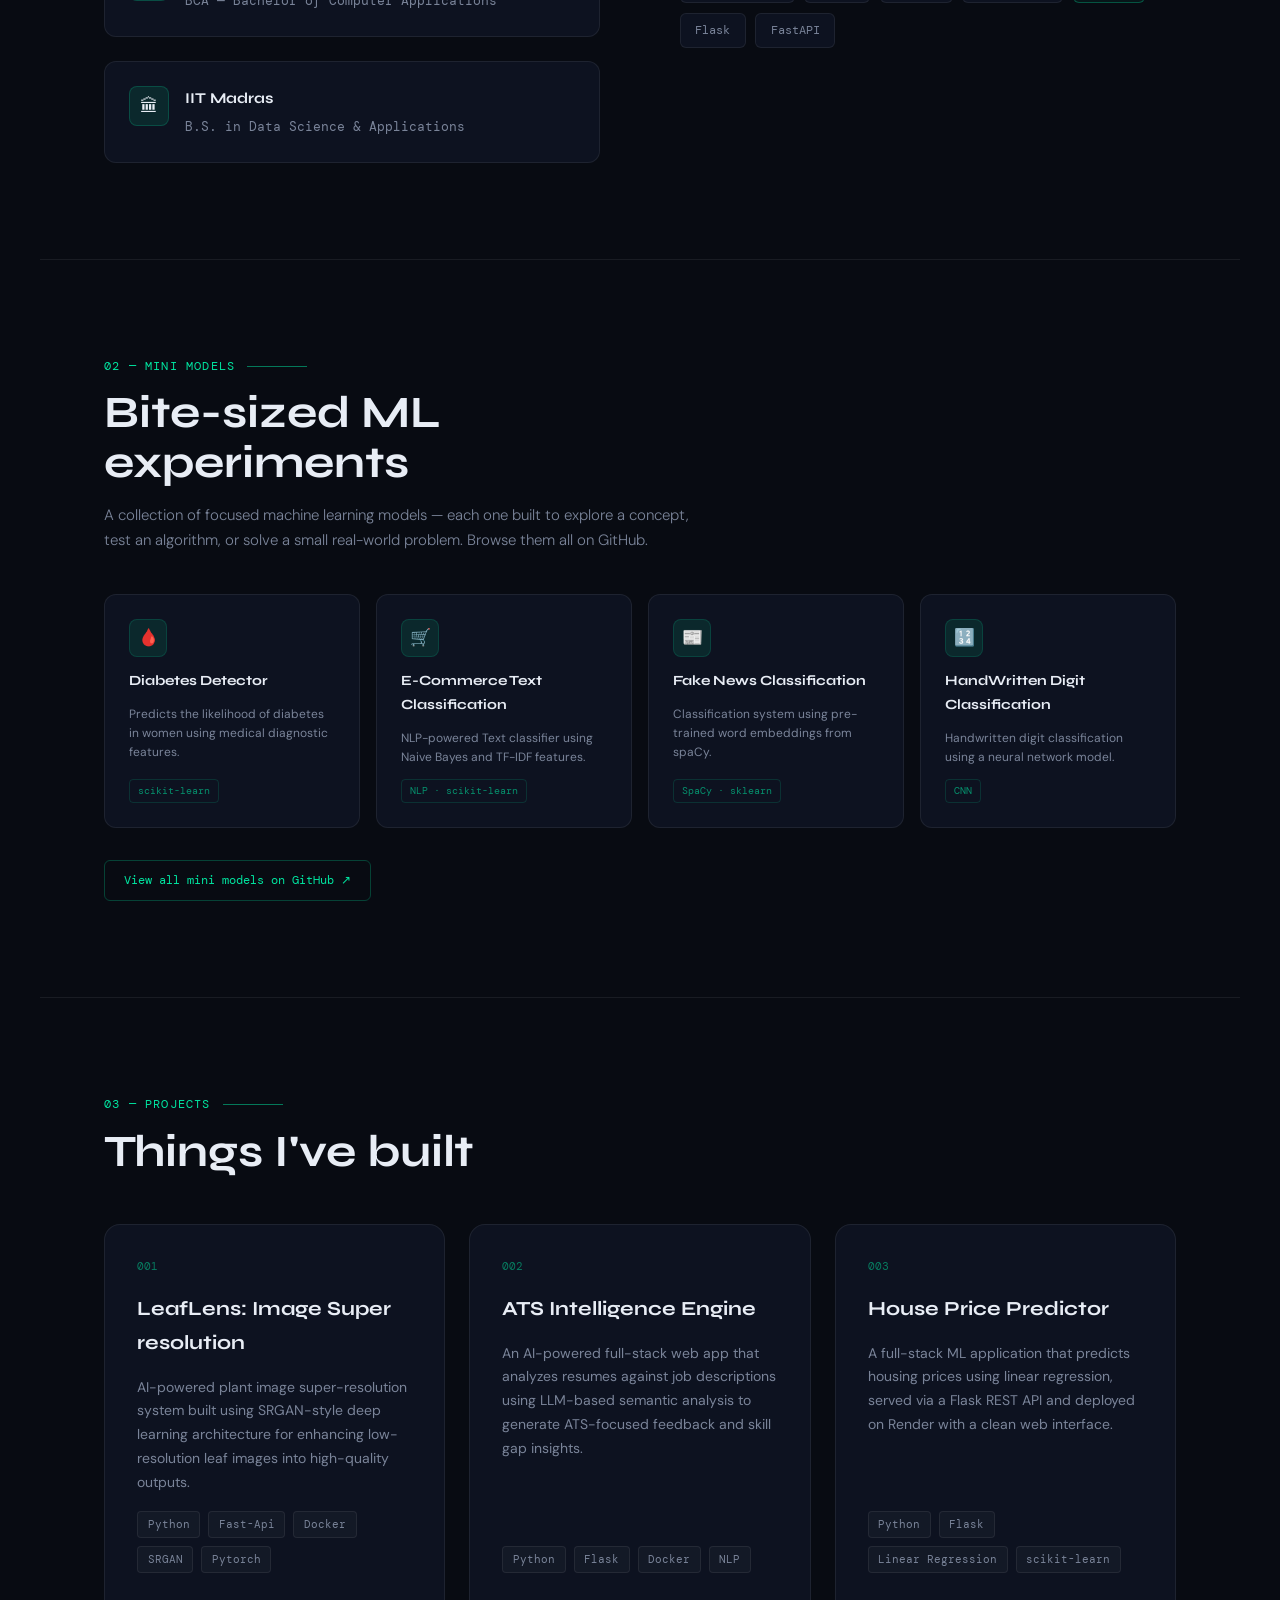
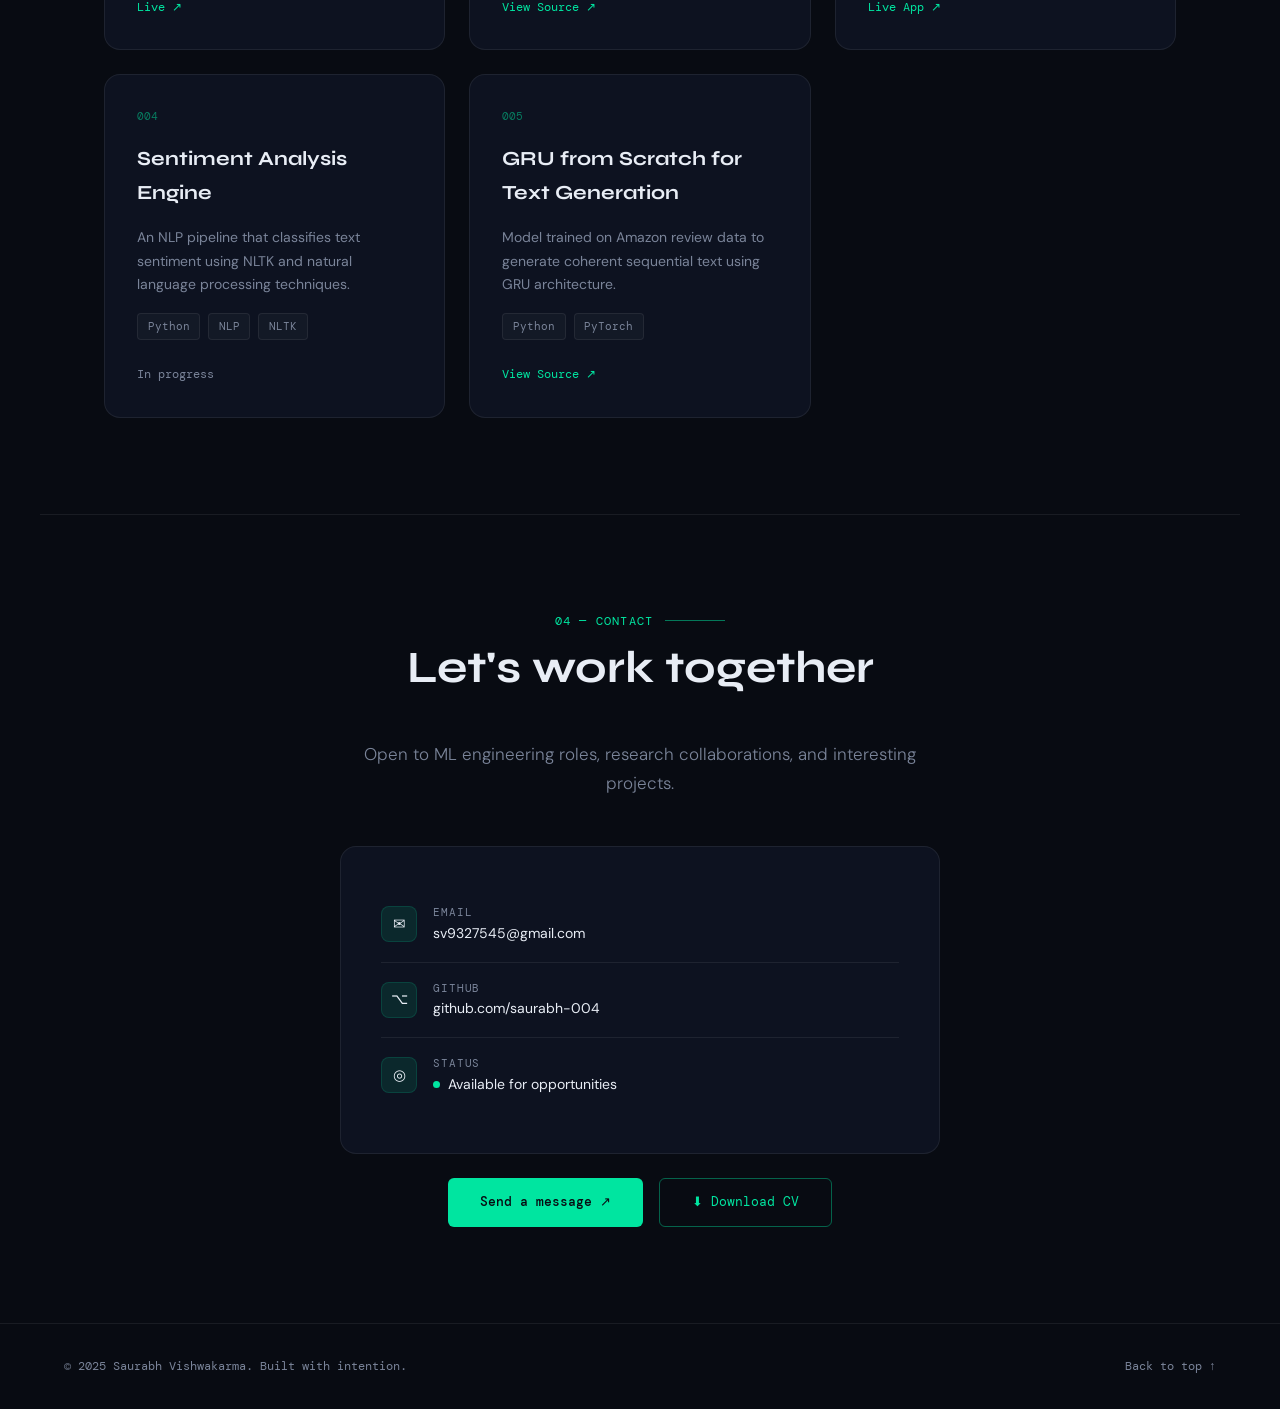
<file: saurabh_portfolio_redesign.html>
<!DOCTYPE html>
<html lang="en">
<head>
<meta charset="UTF-8">
<meta name="viewport" content="width=device-width, initial-scale=1.0">
<title>Saurabh Vishwakarma — ML Engineer</title>
<link href="https://fonts.googleapis.com/css2?family=Syne:wght@400;700;800&family=DM+Mono:wght@400;500&family=DM+Sans:wght@300;400;500&display=swap" rel="stylesheet">
<style>
  *, *::before, *::after { box-sizing: border-box; margin: 0; padding: 0; }
  :root {
    --bg: #080b12; --bg2: #0d1220; --bg3: #131926; --surface: #1a2233;
    --border: rgba(255,255,255,0.07); --accent: #00e5a0; --accent2: #3b82f6;
    --text: #e8edf5; --muted: #7a8499;
    --syne: 'Syne', sans-serif; --mono: 'DM Mono', monospace; --sans: 'DM Sans', sans-serif;
  }
  html { scroll-behavior: smooth; }
  body { background: var(--bg); color: var(--text); font-family: var(--sans); font-size: 16px; line-height: 1.7; overflow-x: hidden; }
  ::-webkit-scrollbar { width: 4px; }
  ::-webkit-scrollbar-track { background: var(--bg); }
  ::-webkit-scrollbar-thumb { background: var(--accent); border-radius: 2px; }

  /* ── NAV ── */
  nav {
    position: fixed; top: 0; left: 0; right: 0; z-index: 100;
    display: flex; align-items: center; justify-content: space-between;
    padding: 1.2rem 4rem;
    background: rgba(8,11,18,0.85); backdrop-filter: blur(16px);
    border-bottom: 1px solid var(--border);
  }
  .nav-logo { font-family: var(--mono); font-size: 14px; color: var(--accent); letter-spacing: 0.05em; }
  .nav-links { display: flex; gap: 2.5rem; list-style: none; }
  .nav-links a { font-size: 13px; color: var(--muted); text-decoration: none; font-family: var(--mono); letter-spacing: 0.05em; transition: color 0.2s; }
  .nav-links a:hover { color: var(--accent); }
  .nav-cta { font-family: var(--mono); font-size: 12px; padding: 0.5rem 1.2rem; border: 1px solid var(--accent); color: var(--accent); text-decoration: none; border-radius: 4px; transition: all 0.2s; white-space: nowrap; }
  .nav-cta:hover { background: var(--accent); color: var(--bg); }

  /* ── HERO ── */
  #home {
    min-height: 100vh; display: flex; align-items: center;
    padding: 6rem 4rem 4rem; position: relative; overflow: hidden;
  }
  .hero-grid {
    display: grid; grid-template-columns: 1fr 1fr;
    gap: 4rem; align-items: center;
    max-width: 1200px; width: 100%; margin: 0 auto;
  }
  .hero-badge {
    display: inline-flex; align-items: center; gap: 0.5rem;
    font-family: var(--mono); font-size: 12px; color: var(--accent);
    border: 1px solid rgba(0,229,160,0.25); padding: 0.35rem 0.85rem;
    border-radius: 100px; margin-bottom: 1.5rem;
  }
  .hero-badge::before { content: ''; width: 6px; height: 6px; border-radius: 50%; background: var(--accent); animation: pulse 2s infinite; }
  @keyframes pulse { 0%,100% { opacity: 1; } 50% { opacity: 0.3; } }
  h1 { font-family: var(--syne); font-size: clamp(2.5rem, 5vw, 4rem); font-weight: 800; line-height: 1.05; letter-spacing: -0.02em; margin-bottom: 1.25rem; }
  h1 span { color: var(--accent); }
  .hero-sub { font-size: 16px; color: var(--muted); max-width: 480px; margin-bottom: 2.5rem; line-height: 1.8; font-weight: 300; }
  .hero-btns { display: flex; gap: 1rem; flex-wrap: wrap; }
  .btn-primary { padding: 0.8rem 2rem; background: var(--accent); color: var(--bg); font-family: var(--mono); font-size: 13px; font-weight: 500; border: none; border-radius: 6px; cursor: pointer; text-decoration: none; transition: all 0.25s; display: inline-flex; align-items: center; gap: 0.5rem; }
  .btn-primary:hover { background: #00c48a; transform: translateY(-2px); }
  .btn-outline { padding: 0.8rem 2rem; background: transparent; color: var(--text); font-family: var(--mono); font-size: 13px; border: 1px solid var(--border); border-radius: 6px; cursor: pointer; text-decoration: none; transition: all 0.25s; display: inline-flex; align-items: center; gap: 0.5rem; }
  .btn-outline:hover { border-color: var(--accent); color: var(--accent); }
  .btn-cv { padding: 0.8rem 2rem; background: transparent; color: var(--accent); font-family: var(--mono); font-size: 13px; border: 1px solid rgba(0,229,160,0.4); border-radius: 6px; cursor: pointer; text-decoration: none; transition: all 0.25s; display: inline-flex; align-items: center; gap: 0.5rem; }
  .btn-cv:hover { background: rgba(0,229,160,0.08); transform: translateY(-2px); }

  .hero-visual { display: flex; justify-content: center; align-items: center; }
  .avatar-ring { width: 320px; height: 320px; border-radius: 50%; border: 1px solid rgba(0,229,160,0.2); display: flex; align-items: center; justify-content: center; position: relative; animation: spin-slow 20s linear infinite; }
  @keyframes spin-slow { to { transform: rotate(360deg); } }
  .avatar-inner { width: 260px; height: 260px; border-radius: 50%; background: var(--surface); border: 2px solid rgba(0,229,160,0.3); display: flex; align-items: center; justify-content: center; overflow: hidden; animation: spin-slow 20s linear infinite reverse; }
  .avatar-inner img { width: 100%; height: 100%; object-fit: cover; border-radius: 50%; }
  .orbit-dot { position: absolute; width: 10px; height: 10px; border-radius: 50%; background: var(--accent); box-shadow: 0 0 12px var(--accent); }
  .orbit-dot:nth-child(1) { top: -5px; left: 50%; }
  .orbit-dot:nth-child(2) { bottom: 20px; right: -5px; }
  .orbit-dot:nth-child(3) { bottom: -5px; left: 30%; }
  .stats-row { display: flex; gap: 2rem; margin-top: 2.5rem; flex-wrap: wrap; }
  .stat { display: flex; flex-direction: column; }
  .stat-num { font-family: var(--syne); font-size: 2rem; font-weight: 800; color: var(--accent); line-height: 1; }
  .stat-label { font-size: 12px; color: var(--muted); font-family: var(--mono); margin-top: 0.25rem; }
  .bg-grid { position: absolute; inset: 0; z-index: 0; background-image: linear-gradient(rgba(0,229,160,0.03) 1px, transparent 1px), linear-gradient(90deg, rgba(0,229,160,0.03) 1px, transparent 1px); background-size: 60px 60px; }
  .hero-glow { position: absolute; top: 20%; left: 50%; transform: translateX(-50%); width: 800px; height: 400px; background: radial-gradient(ellipse, rgba(0,229,160,0.07) 0%, transparent 70%); pointer-events: none; z-index: 0; }
  #home > * { position: relative; z-index: 1; }

  /* ── SECTIONS ── */
  section { padding: 6rem 4rem; max-width: 1200px; margin: 0 auto; }
  .section-label { font-family: var(--mono); font-size: 12px; color: var(--accent); letter-spacing: 0.1em; text-transform: uppercase; margin-bottom: 0.75rem; display: flex; align-items: center; gap: 0.75rem; }
  .section-label::after { content: ''; flex: 1; max-width: 60px; height: 1px; background: var(--accent); opacity: 0.5; }
  h2 { font-family: var(--syne); font-size: clamp(1.8rem, 3.5vw, 2.8rem); font-weight: 700; line-height: 1.1; margin-bottom: 1rem; }

  /* ── ABOUT ── */
  #about .about-grid { display: grid; grid-template-columns: 1fr 1fr; gap: 5rem; align-items: start; margin-top: 3rem; }
  .about-text p { color: var(--muted); line-height: 1.9; font-weight: 300; margin-bottom: 1rem; }
  .edu-card { background: var(--bg2); border: 1px solid var(--border); border-radius: 12px; padding: 1.5rem; margin-top: 1.5rem; display: flex; gap: 1rem; align-items: flex-start; }
  .edu-icon { width: 40px; height: 40px; border-radius: 8px; background: rgba(0,229,160,0.1); border: 1px solid rgba(0,229,160,0.2); display: flex; align-items: center; justify-content: center; font-size: 18px; flex-shrink: 0; }
  .edu-title { font-family: var(--syne); font-weight: 700; font-size: 15px; margin-bottom: 0.25rem; }
  .edu-sub { font-size: 13px; color: var(--muted); font-family: var(--mono); }
  .skills-wrapper { margin-top: 0; }
  .skill-category { margin-bottom: 2rem; }
  .skill-cat-title { font-family: var(--mono); font-size: 12px; color: var(--accent); letter-spacing: 0.1em; text-transform: uppercase; margin-bottom: 1rem; }
  .skill-tags { display: flex; flex-wrap: wrap; gap: 0.6rem; }
  .skill-tag { font-family: var(--mono); font-size: 12px; padding: 0.4rem 0.9rem; border-radius: 6px; border: 1px solid var(--border); color: var(--muted); background: var(--bg2); transition: all 0.2s; cursor: default; }
  .skill-tag:hover { border-color: var(--accent); color: var(--accent); background: rgba(0,229,160,0.05); }
  .skill-tag.hot { border-color: rgba(0,229,160,0.3); color: var(--accent); background: rgba(0,229,160,0.05); }

  /* ── MINI MODELS ── */
  #mini-models { border-top: 1px solid var(--border); }
  .mini-models-intro { color: var(--muted); font-size: 15px; font-weight: 300; max-width: 600px; margin-bottom: 2.5rem; }
  .mini-grid { display: grid; grid-template-columns: repeat(auto-fill, minmax(220px, 1fr)); gap: 1rem; }
  .mini-card { background: var(--bg2); border: 1px solid var(--border); border-radius: 12px; padding: 1.5rem; display: flex; flex-direction: column; gap: 0.75rem; transition: all 0.25s; position: relative; overflow: hidden; cursor: pointer; text-decoration: none; }
  .mini-card::after { content: ''; position: absolute; inset: 0; background: radial-gradient(circle at top left, rgba(0,229,160,0.05), transparent 70%); opacity: 0; transition: opacity 0.3s; }
  .mini-card:hover { border-color: rgba(0,229,160,0.25); transform: translateY(-3px); }
  .mini-card:hover::after { opacity: 1; }
  .mini-icon { width: 38px; height: 38px; border-radius: 8px; background: rgba(0,229,160,0.1); border: 1px solid rgba(0,229,160,0.15); display: flex; align-items: center; justify-content: center; font-size: 17px; }
  .mini-name { font-family: var(--syne); font-size: 14px; font-weight: 700; color: var(--text); }
  .mini-desc { font-size: 12px; color: var(--muted); line-height: 1.6; flex: 1; }
  .mini-tag { font-family: var(--mono); font-size: 10px; color: rgba(0,229,160,0.6); border: 1px solid rgba(0,229,160,0.15); padding: 0.15rem 0.5rem; border-radius: 4px; width: fit-content; }
  .view-all-link { display: inline-flex; align-items: center; gap: 0.5rem; font-family: var(--mono); font-size: 12px; color: var(--accent); text-decoration: none; margin-top: 2rem; border: 1px solid rgba(0,229,160,0.25); padding: 0.6rem 1.2rem; border-radius: 6px; transition: all 0.2s; }
  .view-all-link:hover { background: rgba(0,229,160,0.08); }

  /* ── PROJECTS ── */
  .projects-grid { display: grid; grid-template-columns: repeat(auto-fit, minmax(320px, 1fr)); gap: 1.5rem; margin-top: 3rem; }
  .project-card { background: var(--bg2); border: 1px solid var(--border); border-radius: 16px; padding: 2rem; display: flex; flex-direction: column; gap: 1rem; transition: all 0.3s; position: relative; overflow: hidden; }
  .project-card::before { content: ''; position: absolute; top: 0; left: 0; right: 0; height: 2px; background: linear-gradient(90deg, var(--accent), var(--accent2)); opacity: 0; transition: opacity 0.3s; }
  .project-card:hover { border-color: rgba(0,229,160,0.2); transform: translateY(-4px); }
  .project-card:hover::before { opacity: 1; }
  .project-num { font-family: var(--mono); font-size: 11px; color: rgba(0,229,160,0.5); }
  .project-title { font-family: var(--syne); font-size: 20px; font-weight: 700; }
  .project-desc { font-size: 14px; color: var(--muted); line-height: 1.7; flex: 1; }
  .project-stack { display: flex; flex-wrap: wrap; gap: 0.5rem; }
  .stack-pill { font-family: var(--mono); font-size: 11px; padding: 0.2rem 0.6rem; border-radius: 4px; background: var(--bg3); color: var(--muted); border: 1px solid var(--border); }
  .project-link { display: inline-flex; align-items: center; gap: 0.5rem; font-family: var(--mono); font-size: 12px; color: var(--accent); text-decoration: none; margin-top: 0.5rem; transition: gap 0.2s; }
  .project-link:hover { gap: 0.8rem; }

  /* ── CONTACT ── */
  #contact { text-align: center; }
  .contact-wrapper { max-width: 600px; margin: 3rem auto 0; }
  .contact-sub { color: var(--muted); font-size: 17px; font-weight: 300; margin-bottom: 3rem; }
  .contact-card { background: var(--bg2); border: 1px solid var(--border); border-radius: 16px; padding: 2.5rem; text-align: left; }
  .contact-row { display: flex; align-items: center; gap: 1rem; padding: 1rem 0; border-bottom: 1px solid var(--border); }
  .contact-row:last-child { border-bottom: none; }
  .contact-icon { width: 36px; height: 36px; border-radius: 8px; background: rgba(0,229,160,0.1); border: 1px solid rgba(0,229,160,0.15); display: flex; align-items: center; justify-content: center; font-size: 15px; flex-shrink: 0; }
  .contact-info { flex: 1; min-width: 0; }
  .contact-label { font-family: var(--mono); font-size: 11px; color: var(--muted); text-transform: uppercase; letter-spacing: 0.08em; }
  .contact-val { font-size: 14px; color: var(--text); }
  .contact-val a { color: var(--text); text-decoration: none; transition: color 0.2s; word-break: break-all; }
  .contact-val a:hover { color: var(--accent); }
  .contact-btns { display: flex; gap: 1rem; justify-content: center; margin-top: 1.5rem; flex-wrap: wrap; }

  /* ── FOOTER ── */
  footer { border-top: 1px solid var(--border); padding: 2rem 4rem; display: flex; justify-content: space-between; align-items: center; }
  .footer-copy { font-family: var(--mono); font-size: 12px; color: var(--muted); }
  .footer-back { font-family: var(--mono); font-size: 12px; color: var(--muted); text-decoration: none; transition: color 0.2s; }
  .footer-back:hover { color: var(--accent); }

  /* ── ANIMATIONS ── */
  @keyframes fadeUp { from { opacity: 0; transform: translateY(30px); } to { opacity: 1; transform: translateY(0); } }
  .fade-up { animation: fadeUp 0.7s ease forwards; }
  .delay-1 { animation-delay: 0.15s; opacity: 0; }
  .delay-2 { animation-delay: 0.3s; opacity: 0; }
  .delay-3 { animation-delay: 0.45s; opacity: 0; }
  .delay-4 { animation-delay: 0.6s; opacity: 0; }

  /* ════════════════════════════════════════
     MOBILE FIXES — max-width: 768px
  ════════════════════════════════════════ */
  @media (max-width: 768px) {

    /* Nav */
    nav {
      padding: 1rem 1.25rem;
      gap: 0.75rem;
    }
    .nav-links { display: none; }
    .nav-logo { font-size: 12px; }
    .nav-cta { font-size: 11px; padding: 0.4rem 0.9rem; }

    /* Hero */
    #home {
      padding: 0 1.25rem 3rem;
      min-height: auto;
    }
    .hero-grid {
      padding-top: 5rem;
    }
    .hero-visual {
      padding-top: 2rem;
      margin-top: 1rem;
    }
    .hero-grid {
      grid-template-columns: 1fr;
      gap: 2rem;
      text-align: center;
    }
    .hero-visual { order: -1; }
    .avatar-ring { width: 160px; height: 160px; margin-top: 0.5rem; }
    .avatar-inner { width: 128px; height: 128px; }

    h1 { font-size: clamp(2rem, 10vw, 2.8rem); }
    .hero-sub {
      font-size: 14px;
      margin-bottom: 1.75rem;
      max-width: 100%;
    }
    .hero-btns {
      flex-direction: column;
      align-items: center;
      gap: 0.75rem;
    }
    .btn-primary, .btn-outline, .btn-cv {
      width: 100%;
      max-width: 280px;
      justify-content: center;
      font-size: 13px;
      padding: 0.75rem 1.5rem;
    }
    .stats-row {
      justify-content: center;
      gap: 1.5rem;
      margin-top: 2rem;
    }
    .stat { align-items: center; }
    .stat-num { font-size: 1.6rem; }

    /* Sections general */
    section {
      padding: 3.5rem 1.25rem;
    }
    h2 { font-size: clamp(1.5rem, 7vw, 2rem); }

    /* About */
    #about .about-grid {
      grid-template-columns: 1fr;
      gap: 2.5rem;
    }
    .about-text p { font-size: 14px; }
    .edu-card { padding: 1.1rem; }
    .edu-title { font-size: 14px; }
    .edu-sub { font-size: 12px; }

    /* Mini models */
    .mini-grid {
      grid-template-columns: 1fr 1fr;
      gap: 0.75rem;
    }
    .mini-card { padding: 1.1rem; }
    .mini-name { font-size: 13px; }
    .mini-desc { font-size: 11px; }
    .mini-models-intro { font-size: 14px; }

    /* Projects */
    .projects-grid {
      grid-template-columns: 1fr;
      gap: 1rem;
    }
    .project-card { padding: 1.4rem; }
    .project-title { font-size: 17px; }
    .project-desc { font-size: 13px; }

    /* Contact */
    #contact { text-align: left; }
    #contact .section-label { justify-content: flex-start; }
    #contact h2 { text-align: left; }
    .contact-wrapper { margin-top: 2rem; }
    .contact-sub { font-size: 14px; margin-bottom: 1.5rem; text-align: left; }
    .contact-card { padding: 1.25rem; }
    .contact-val { font-size: 13px; }
    .contact-btns {
      flex-direction: column;
      align-items: stretch;
    }
    .contact-btns .btn-primary,
    .contact-btns .btn-cv {
      width: 100%;
      justify-content: center;
    }

    /* Footer */
    footer {
      flex-direction: column;
      gap: 0.6rem;
      text-align: center;
      padding: 1.5rem 1.25rem;
    }
  }

  /* ── Extra small phones ── */
  @media (max-width: 400px) {
    .mini-grid { grid-template-columns: 1fr; }
    .avatar-ring { width: 150px; height: 150px; }
    .avatar-inner { width: 120px; height: 120px; }
    h1 { font-size: 1.9rem; }
  }
</style>
</head>
<body>

<nav>
  <span class="nav-logo">sv // portfolio</span>
  <ul class="nav-links">
    <li><a href="#home">home</a></li>
    <li><a href="#about">about</a></li>
    <li><a href="#mini-models">models</a></li>
    <li><a href="#my-works">projects</a></li>
    <li><a href="#contact">contact</a></li>
  </ul>
  <a class="nav-cta" href="mailto:sv9327545@gmail.com">hire me ↗</a>
</nav>

<!-- HERO -->
<section id="home" style="padding-top:0; max-width:100%; margin:0;">
  <div class="bg-grid"></div>
  <div class="hero-glow"></div>
  <div class="hero-grid" style="width:100%; max-width:1200px; margin:0 auto; position:relative; z-index:1;">
    <div>
      <div class="hero-badge fade-up">Available for opportunities</div>
      <h1 class="fade-up delay-1">Saurabh<br><span>Vishwakarma</span></h1>
      <p class="hero-sub fade-up delay-2">ML Engineer & Data Scientist — building intelligent systems that turn complex data into real-world impact.</p>
      <div class="hero-btns fade-up delay-3">
        <a class="btn-primary" href="#my-works">View Projects</a>
        <a class="btn-outline" href="#contact">Get in Touch</a>
        <a class="btn-cv" href="Saurabh_resume.pdf" download>⬇ Download CV</a>
      </div>
      <div class="stats-row fade-up delay-4">
        <div class="stat"><span class="stat-num">3+</span><span class="stat-label">// years coding</span></div>
        <div class="stat"><span class="stat-num">10+</span><span class="stat-label">// ML projects</span></div>
        <div class="stat"><span class="stat-num">20+</span><span class="stat-label">// skills</span></div>
      </div>
    </div>
    <div class="hero-visual fade-up delay-2">
      <div class="avatar-ring">
        <span class="orbit-dot"></span>
        <span class="orbit-dot"></span>
        <span class="orbit-dot"></span>
        <div class="avatar-inner">
          <img src="profile.jpeg" alt="Saurabh Vishwakarma" onerror="this.style.display='none';">
        </div>
      </div>
    </div>
  </div>
</section>

<!-- ABOUT -->
<section id="about" style="max-width:1200px; margin:0 auto; border-top:1px solid var(--border);">
  <div class="section-label">01 — about me</div>
  <h2>The human behind<br>the models</h2>
  <div class="about-grid">
    <div class="about-text">
      <p>I'm a passionate ML Engineer pursuing a <strong style="color:var(--text); font-weight:500;">BCA at Chandigarh University</strong> alongside a <strong style="color:var(--text); font-weight:500;">B.S. in Data Science & Applications from IIT Madras</strong> — a dual pursuit that shapes how I think about both engineering and mathematics.</p>
      <p>My focus is on developing production-ready machine learning systems — from data pipelines to deployment — using Python, TensorFlow, PyTorch, and modern MLOps tooling.</p>
      <p>Whether building predictive models, experimenting with LLMs, or crafting RAG systems, I'm driven by one goal: making AI genuinely useful.</p>
      <div class="edu-card">
        <div class="edu-icon">🎓</div>
        <div><div class="edu-title">Chandigarh University</div><div class="edu-sub">BCA — Bachelor of Computer Applications</div></div>
      </div>
      <div class="edu-card">
        <div class="edu-icon">🏛</div>
        <div><div class="edu-title">IIT Madras</div><div class="edu-sub">B.S. in Data Science & Applications</div></div>
      </div>
    </div>
    <div class="skills-wrapper">
      <div class="skill-category">
        <div class="skill-cat-title">// Languages</div>
        <div class="skill-tags">
          <span class="skill-tag hot">Python</span><span class="skill-tag">C</span><span class="skill-tag">C++</span><span class="skill-tag hot">JavaScript</span><span class="skill-tag">HTML</span><span class="skill-tag">CSS</span>
        </div>
      </div>
      <div class="skill-category">
        <div class="skill-cat-title">// ML / AI</div>
        <div class="skill-tags">
          <span class="skill-tag hot">TensorFlow</span><span class="skill-tag hot">PyTorch</span><span class="skill-tag hot">scikit-learn</span><span class="skill-tag">CNNs</span><span class="skill-tag hot">LLMs</span><span class="skill-tag">NLP</span><span class="skill-tag hot">RAG</span><span class="skill-tag">Transformers</span><span class="skill-tag">Deep Learning</span>
        </div>
      </div>
      <div class="skill-category">
        <div class="skill-cat-title">// Data</div>
        <div class="skill-tags">
          <span class="skill-tag hot">NumPy</span><span class="skill-tag hot">Pandas</span><span class="skill-tag">MySQL</span><span class="skill-tag">MongoDB</span>
        </div>
      </div>
      <div class="skill-category">
        <div class="skill-cat-title">// DevOps & Tools</div>
        <div class="skill-tags">
          <span class="skill-tag">Git / GitHub</span><span class="skill-tag">Linux</span><span class="skill-tag">Docker</span><span class="skill-tag">Kubernetes</span><span class="skill-tag hot">MLflow</span><span class="skill-tag">Flask</span><span class="skill-tag">FastAPI</span>
        </div>
      </div>
    </div>
  </div>
</section>

<!-- MINI MODELS -->
<section id="mini-models" style="max-width:1200px; margin:0 auto;">
  <div class="section-label">02 — mini models</div>
  <h2>Bite-sized ML<br>experiments</h2>
  <p class="mini-models-intro">A collection of focused machine learning models — each one built to explore a concept, test an algorithm, or solve a small real-world problem. Browse them all on GitHub.</p>
  <div class="mini-grid">
    <a class="mini-card" href="https://github.com/saurabh-004/mini_models" target="_blank">
      <div class="mini-icon">🩸</div>
      <div class="mini-name">Diabetes Detector</div>
      <div class="mini-desc">Predicts the likelihood of diabetes in women using medical diagnostic features.</div>
      <div class="mini-tag">scikit-learn</div>
    </a>
    <a class="mini-card" href="https://github.com/saurabh-004/mini_models" target="_blank">
      <div class="mini-icon">🛒</div>
      <div class="mini-name">E-Commerce Text Classification</div>
      <div class="mini-desc">NLP-powered Text classifier using Naive Bayes and TF-IDF features.</div>
      <div class="mini-tag">NLP · scikit-learn</div>
    </a>
    <a class="mini-card" href="https://github.com/saurabh-004/mini_models" target="_blank">
      <div class="mini-icon">📰</div>
      <div class="mini-name">Fake News Classification</div>
      <div class="mini-desc">Classification system using pre-trained word embeddings from spaCy.</div>
      <div class="mini-tag">SpaCy · sklearn</div>
    </a>
    <a class="mini-card" href="https://github.com/saurabh-004/mini_models" target="_blank">
      <div class="mini-icon">🔢</div>
      <div class="mini-name">HandWritten Digit Classification</div>
      <div class="mini-desc">Handwritten digit classification using a neural network model.</div>
      <div class="mini-tag">CNN</div>
    </a>
  </div>
  <a class="view-all-link" href="https://github.com/saurabh-004/mini_models" target="_blank">View all mini models on GitHub ↗</a>
</section>

<!-- PROJECTS -->
<section id="my-works" style="max-width:1200px; margin:0 auto; border-top:1px solid var(--border);">
  <div class="section-label">03 — projects</div>
  <h2>Things I've built</h2>

  <div class="projects-grid">

    <div class="project-card">
      <div class="project-num">001</div>
      <div class="project-title">LeafLens: Image Super resolution</div>
      <p class="project-desc">
        AI-powered plant image super-resolution system built using SRGAN-style deep learning architecture for enhancing low-resolution leaf images into high-quality outputs.
      </p>

      <div class="project-stack">
        <span class="stack-pill">Python</span>
        <span class="stack-pill">Fast-Api</span>
        <span class="stack-pill">Docker</span>
        <span class="stack-pill">SRGAN</span>
        <span class="stack-pill">Pytorch</span>
      </div>

      <a class="project-link" href="https://plant-super-resolution.onrender.com/" target="_blank">
        Live ↗
      </a>
    </div>

    <div class="project-card">
      <div class="project-num">002</div>
      <div class="project-title">ATS Intelligence Engine</div>

      <p class="project-desc">
        An AI-powered full-stack web app that analyzes resumes against job descriptions using LLM-based semantic analysis to generate ATS-focused feedback and skill gap insights.
      </p>

      <div class="project-stack">
        <span class="stack-pill">Python</span>
        <span class="stack-pill">Flask</span>
        <span class="stack-pill">Docker</span>
        <span class="stack-pill">NLP</span>
      </div>

      <a class="project-link" href="https://github.com/Saurabh-004/ATS_Intelligence_Engine" target="_blank">
        View Source ↗
      </a>
    </div>

    <div class="project-card">
      <div class="project-num">003</div>
      <div class="project-title">House Price Predictor</div>

      <p class="project-desc">
        A full-stack ML application that predicts housing prices using linear regression, served via a Flask REST API and deployed on Render with a clean web interface.
      </p>

      <div class="project-stack">
        <span class="stack-pill">Python</span>
        <span class="stack-pill">Flask</span>
        <span class="stack-pill">Linear Regression</span>
        <span class="stack-pill">scikit-learn</span>
      </div>

      <a class="project-link" href="https://house-price-prediction-2zd1.onrender.com/" target="_blank">
        Live App ↗
      </a>
    </div>

    <div class="project-card">
      <div class="project-num">004</div>
      <div class="project-title">Sentiment Analysis Engine</div>

      <p class="project-desc">
        An NLP pipeline that classifies text sentiment using NLTK and natural language processing techniques.
      </p>

      <div class="project-stack">
        <span class="stack-pill">Python</span>
        <span class="stack-pill">NLP</span>
        <span class="stack-pill">NLTK</span>
      </div>

      <span class="project-link" style="color:var(--muted); cursor:default;">
        In progress
      </span>
    </div>

    <div class="project-card">
      <div class="project-num">005</div>
      <div class="project-title">GRU from Scratch for Text Generation</div>

      <p class="project-desc">
        Model trained on Amazon review data to generate coherent sequential text using GRU architecture.
      </p>

      <div class="project-stack">
        <span class="stack-pill">Python</span>
        <span class="stack-pill">PyTorch</span>
      </div>

      <a class="project-link" href="https://github.com/saurabh-004/Gated_recurrent_unit_for_text_generation" target="_blank">
        View Source ↗
      </a>
    </div>

  </div>
</section>
<!-- CONTACT -->
<section id="contact" style="max-width:1200px; margin:0 auto; border-top:1px solid var(--border); text-align:center;">
  <div class="section-label" style="justify-content:center;">04 — contact</div>
  <h2>Let's work together</h2>
  <div class="contact-wrapper">
    <p class="contact-sub">Open to ML engineering roles, research collaborations, and interesting projects.</p>
    <div class="contact-card">
      <div class="contact-row">
        <div class="contact-icon">✉</div>
        <div class="contact-info">
          <div class="contact-label">Email</div>
          <div class="contact-val"><a href="mailto:sv9327545@gmail.com">sv9327545@gmail.com</a></div>
        </div>
      </div>
      <div class="contact-row">
        <div class="contact-icon">⌥</div>
        <div class="contact-info">
          <div class="contact-label">GitHub</div>
          <div class="contact-val"><a href="https://github.com/saurabh-004" target="_blank">github.com/saurabh-004</a></div>
        </div>
      </div>
      <div class="contact-row">
        <div class="contact-icon">◎</div>
        <div class="contact-info">
          <div class="contact-label">Status</div>
          <div class="contact-val" style="display:flex; align-items:center; gap:0.5rem;">
            <span style="width:7px;height:7px;border-radius:50%;background:var(--accent);display:inline-block;animation:pulse 2s infinite;flex-shrink:0;"></span>
            Available for opportunities
          </div>
        </div>
      </div>
    </div>
    <div class="contact-btns">
      <a class="btn-primary" href="mailto:sv9327545@gmail.com">Send a message ↗</a>
      <a class="btn-cv" href="Saurabh_resume.pdf" download>⬇ Download CV</a>
    </div>
  </div>
</section>

<footer>
  <span class="footer-copy">© 2025 Saurabh Vishwakarma. Built with intention.</span>
  <a class="footer-back" href="#home">Back to top ↑</a>
</footer>

</body>
</html>
</file>
